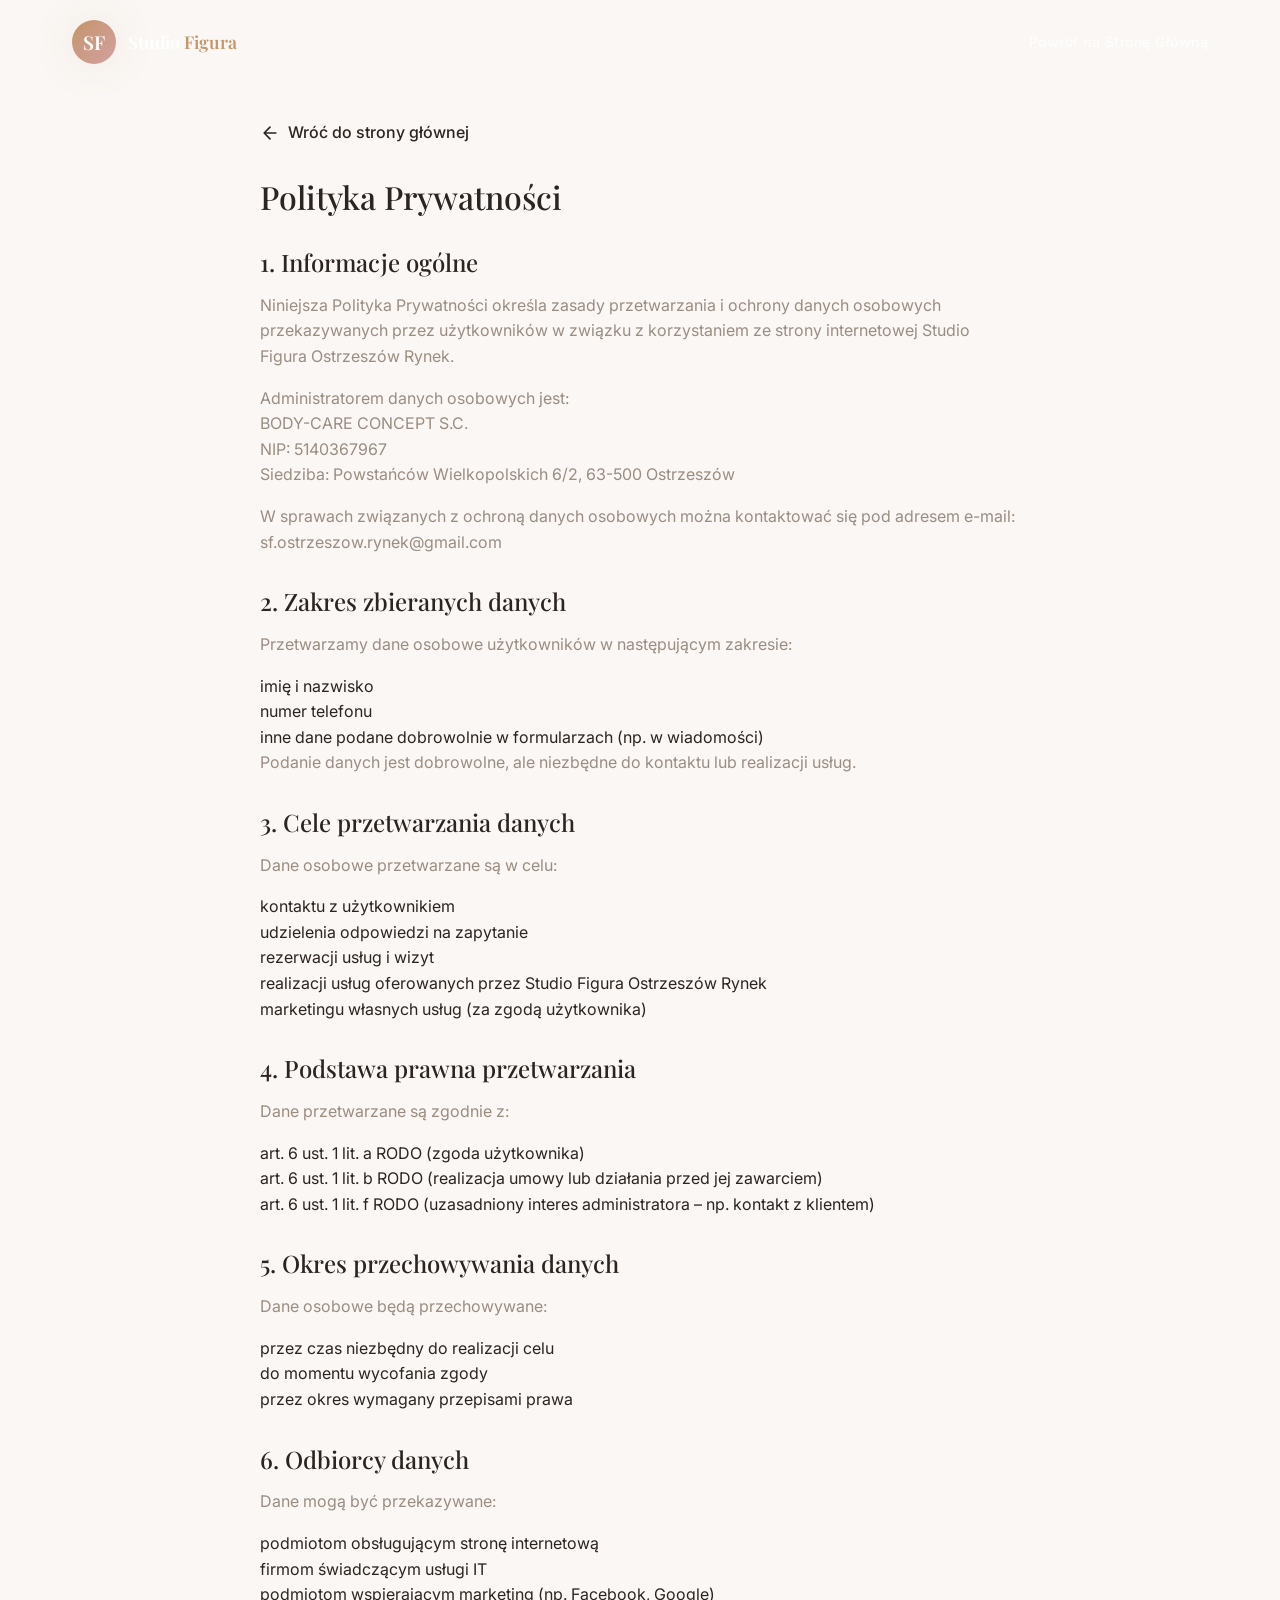
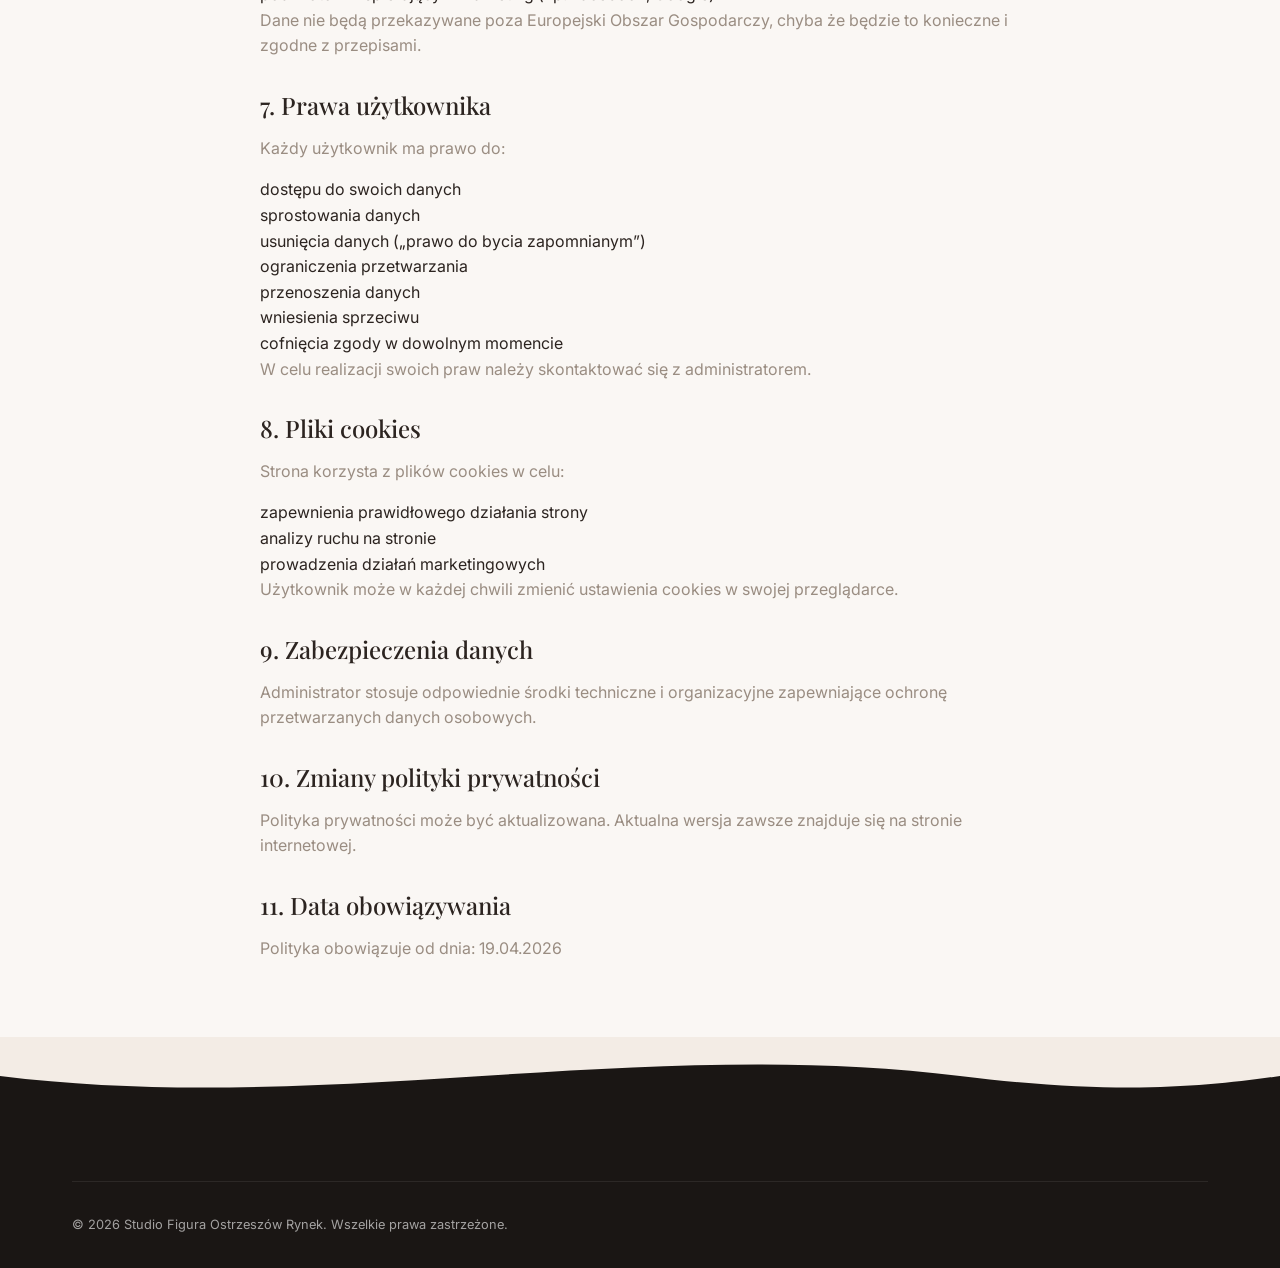
<file: privacy-policy/index.html>
<!DOCTYPE html>
<html lang="pl">
<head>
  <meta charset="UTF-8">
  <meta name="viewport" content="width=device-width, initial-scale=1.0">
  <title>Polityka Prywatności — Studio Figura Ostrzeszów Rynek</title>
  <link rel="stylesheet" href="../styles.css">
  <link rel="icon" href="data:image/svg+xml,<svg xmlns='http://www.w3.org/2000/svg' viewBox='0 0 100 100'><text y='.9em' font-size='90'>✨</text></svg>">
  <style>
    /* Add some basic padding for the standalone text pages */
    .legal-content {
      padding: 120px 20px 60px;
      max-width: 800px;
      margin: 0 auto;
      line-height: 1.6;
    }
    .legal-content h1 {
      margin-bottom: 2rem;
      color: var(--color-text);
      font-family: var(--font-heading);
    }
    .legal-content h2 {
      margin-top: 2rem;
      margin-bottom: 1rem;
      color: var(--color-text);
      font-family: var(--font-heading);
    }
    .legal-content p {
      margin-bottom: 1rem;
      color: var(--color-text-muted);
    }
    .back-link {
      display: inline-flex;
      align-items: center;
      gap: 8px;
      margin-bottom: 2rem;
      color: var(--color-primary);
      text-decoration: none;
      font-weight: 500;
    }
    .back-link:hover {
      text-decoration: underline;
    }
  </style>
</head>
<body>

  <!-- ======== NAVIGATION ======== -->
  <nav class="navbar" id="navbar">
    <div class="container">
      <a href="../index.html" class="nav-logo">
        <div class="nav-logo-icon">SF</div>
        <div class="nav-logo-text">Studio <span>Figura</span></div>
      </a>
      <div class="nav-links">
        <a href="../index.html">Powrót na Stronę Główną</a>
      </div>
    </div>
  </nav>

  <!-- ======== CONTENT ======== -->
  <main class="legal-content">
    <a href="../index.html" class="back-link">
      <svg width="20" height="20" viewBox="0 0 24 24" fill="none" stroke="currentColor" stroke-width="2" stroke-linecap="round" stroke-linejoin="round"><path d="M19 12H5M12 19l-7-7 7-7"/></svg>
      Wróć do strony głównej
    </a>

   <h1>Polityka Prywatności</h1>

<h2>1. Informacje ogólne</h2>
<p>Niniejsza Polityka Prywatności określa zasady przetwarzania i ochrony danych osobowych przekazywanych przez użytkowników w związku z korzystaniem ze strony internetowej Studio Figura Ostrzeszów Rynek.</p>

<p>Administratorem danych osobowych jest:<br>
BODY-CARE CONCEPT S.C.<br>
NIP: 5140367967<br>
Siedziba: Powstańców Wielkopolskich 6/2, 63-500 Ostrzeszów
</p>

<p>W sprawach związanych z ochroną danych osobowych można kontaktować się pod adresem e-mail:<br>
sf.ostrzeszow.rynek@gmail.com
</p>

<h2>2. Zakres zbieranych danych</h2>
<p>Przetwarzamy dane osobowe użytkowników w następującym zakresie:</p>
<ul>
  <li>imię i nazwisko</li>
  <li>numer telefonu</li>
  <li>inne dane podane dobrowolnie w formularzach (np. w wiadomości)</li>
</ul>
<p>Podanie danych jest dobrowolne, ale niezbędne do kontaktu lub realizacji usług.</p>

<h2>3. Cele przetwarzania danych</h2>
<p>Dane osobowe przetwarzane są w celu:</p>
<ul>
  <li>kontaktu z użytkownikiem</li>
  <li>udzielenia odpowiedzi na zapytanie</li>
  <li>rezerwacji usług i wizyt</li>
  <li>realizacji usług oferowanych przez Studio Figura Ostrzeszów Rynek</li>
  <li>marketingu własnych usług (za zgodą użytkownika)</li>
</ul>

<h2>4. Podstawa prawna przetwarzania</h2>
<p>Dane przetwarzane są zgodnie z:</p>
<ul>
  <li>art. 6 ust. 1 lit. a RODO (zgoda użytkownika)</li>
  <li>art. 6 ust. 1 lit. b RODO (realizacja umowy lub działania przed jej zawarciem)</li>
  <li>art. 6 ust. 1 lit. f RODO (uzasadniony interes administratora – np. kontakt z klientem)</li>
</ul>

<h2>5. Okres przechowywania danych</h2>
<p>Dane osobowe będą przechowywane:</p>
<ul>
  <li>przez czas niezbędny do realizacji celu</li>
  <li>do momentu wycofania zgody</li>
  <li>przez okres wymagany przepisami prawa</li>
</ul>

<h2>6. Odbiorcy danych</h2>
<p>Dane mogą być przekazywane:</p>
<ul>
  <li>podmiotom obsługującym stronę internetową</li>
  <li>firmom świadczącym usługi IT</li>
  <li>podmiotom wspierającym marketing (np. Facebook, Google)</li>
</ul>
<p>Dane nie będą przekazywane poza Europejski Obszar Gospodarczy, chyba że będzie to konieczne i zgodne z przepisami.</p>

<h2>7. Prawa użytkownika</h2>
<p>Każdy użytkownik ma prawo do:</p>
<ul>
  <li>dostępu do swoich danych</li>
  <li>sprostowania danych</li>
  <li>usunięcia danych („prawo do bycia zapomnianym”)</li>
  <li>ograniczenia przetwarzania</li>
  <li>przenoszenia danych</li>
  <li>wniesienia sprzeciwu</li>
  <li>cofnięcia zgody w dowolnym momencie</li>
</ul>
<p>W celu realizacji swoich praw należy skontaktować się z administratorem.</p>

<h2>8. Pliki cookies</h2>
<p>Strona korzysta z plików cookies w celu:</p>
<ul>
  <li>zapewnienia prawidłowego działania strony</li>
  <li>analizy ruchu na stronie</li>
  <li>prowadzenia działań marketingowych</li>
</ul>
<p>Użytkownik może w każdej chwili zmienić ustawienia cookies w swojej przeglądarce.</p>

<h2>9. Zabezpieczenia danych</h2>
<p>Administrator stosuje odpowiednie środki techniczne i organizacyjne zapewniające ochronę przetwarzanych danych osobowych.</p>

<h2>10. Zmiany polityki prywatności</h2>
<p>Polityka prywatności może być aktualizowana. Aktualna wersja zawsze znajduje się na stronie internetowej.</p>

<h2>11. Data obowiązywania</h2>
<p>Polityka obowiązuje od dnia: 19.04.2026</p>
  </main>

  <!-- ======== FOOTER WAVE ======== -->
  <div class="footer-wave">
    <svg viewBox="0 0 1440 80" preserveAspectRatio="none">
      <path d="M0,40 C360,80 720,0 1080,40 C1260,60 1360,50 1440,40 L1440,0 L0,0 Z" fill="var(--color-bg-alt)"></path>
    </svg>
  </div>

  <!-- ======== FOOTER ======== -->
  <footer class="footer">
    <div class="container">
      <div class="footer-bottom">
        <p>© 2026 Studio Figura Ostrzeszów Rynek. Wszelkie prawa zastrzeżone.</p>
      </div>
    </div>
  </footer>

</body>
</html>
</file>
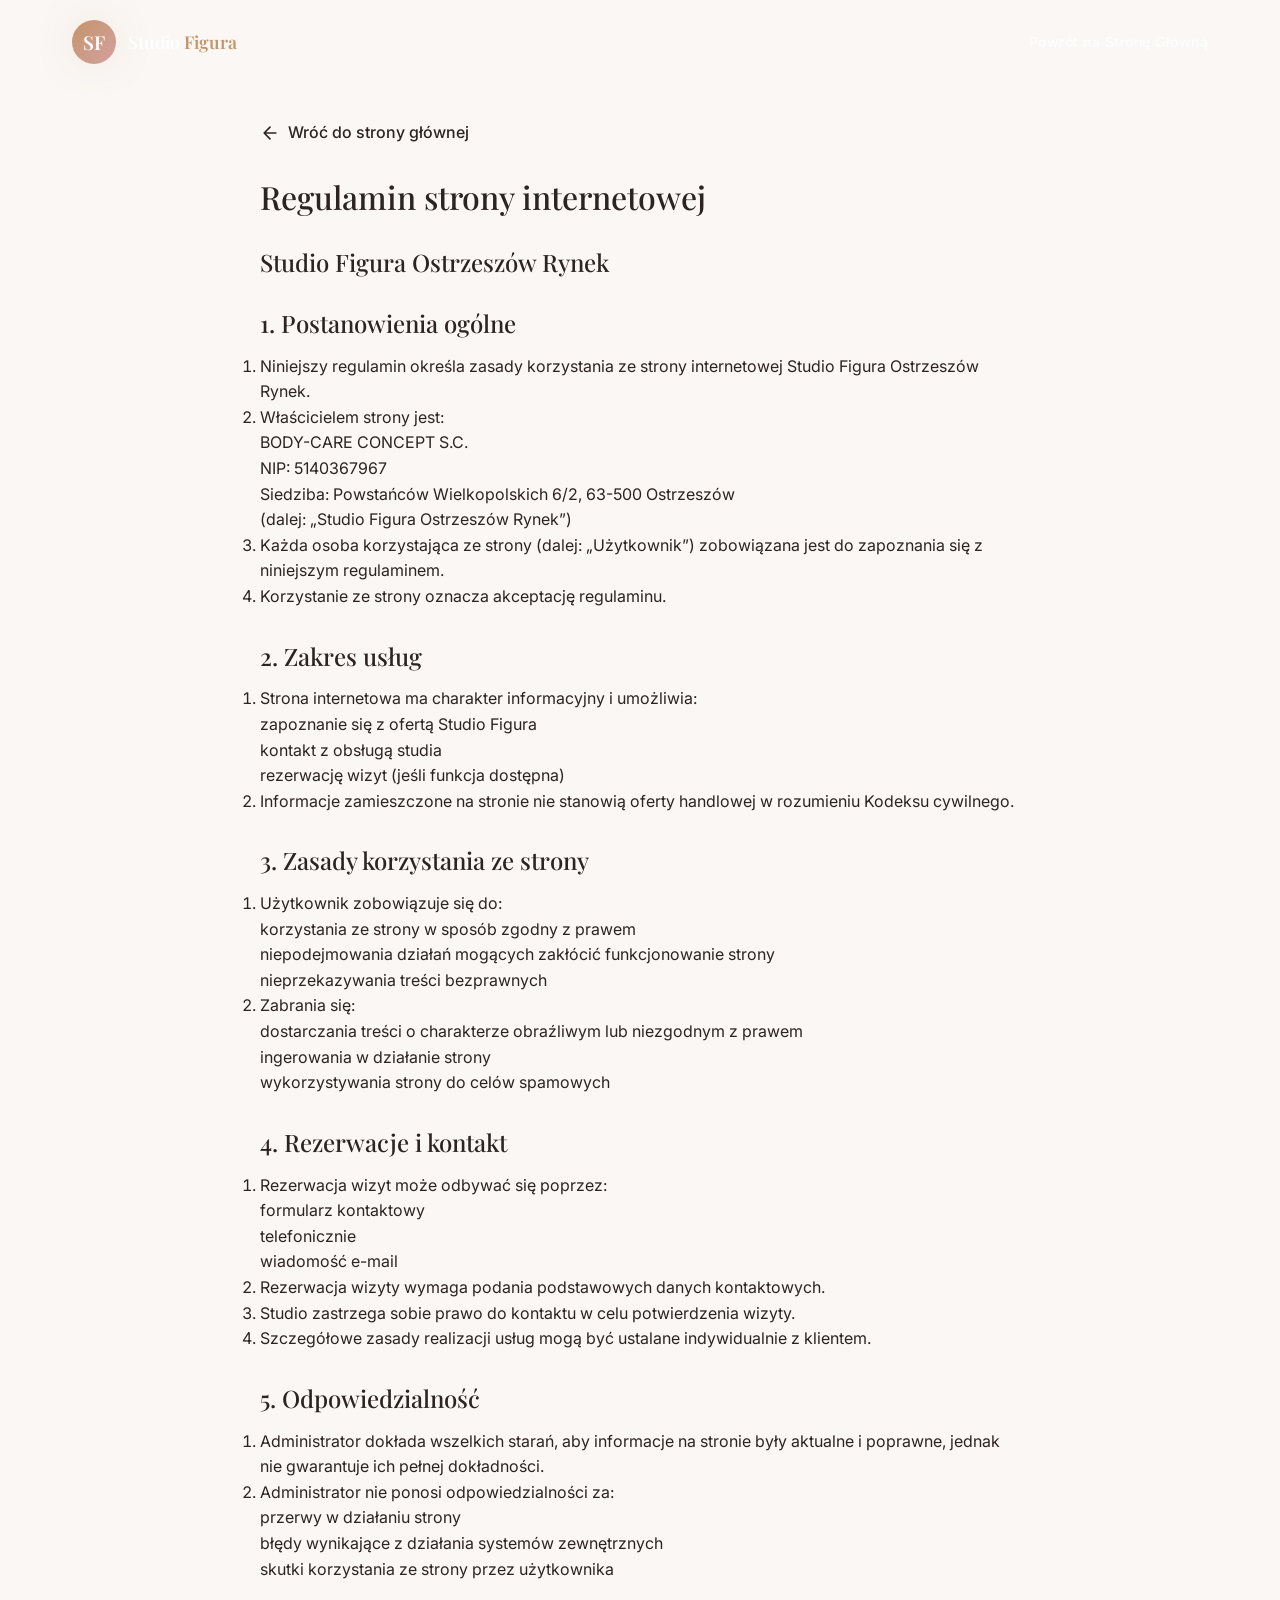
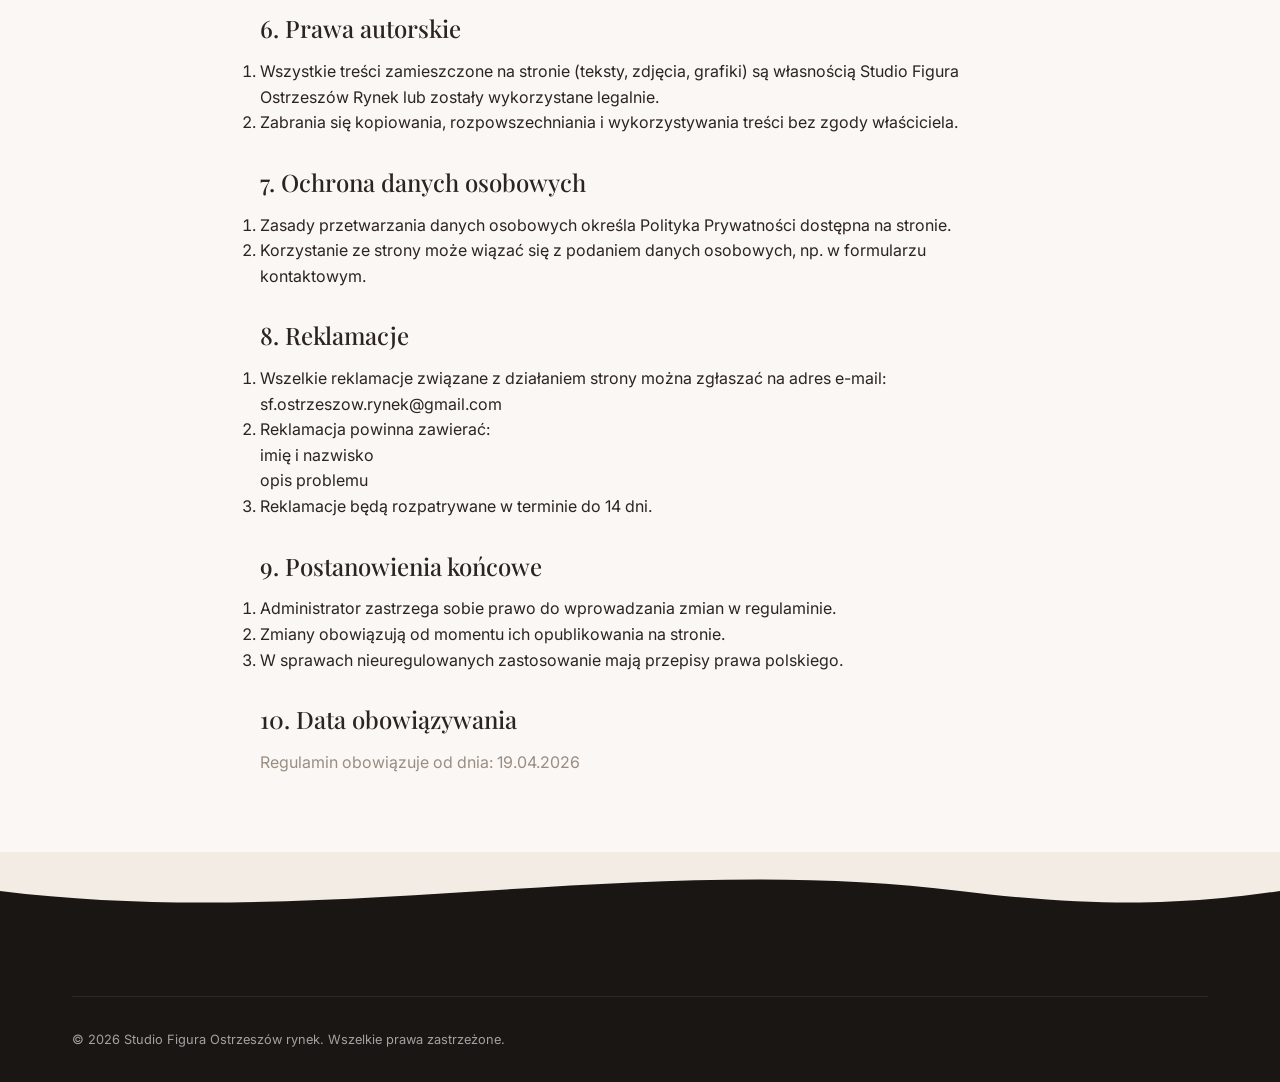
<file: terms-and-conditions/index.html>
<!DOCTYPE html>
<html lang="pl">
<head>
  <meta charset="UTF-8">
  <meta name="viewport" content="width=device-width, initial-scale=1.0">
  <title>Regulamin — Studio Figura Ostrzeszów Rynek</title>
  <link rel="stylesheet" href="../styles.css">
  <link rel="icon" href="data:image/svg+xml,<svg xmlns='http://www.w3.org/2000/svg' viewBox='0 0 100 100'><text y='.9em' font-size='90'>✨</text></svg>">
  <style>
    /* Add some basic padding for the standalone text pages */
    .legal-content {
      padding: 120px 20px 60px;
      max-width: 800px;
      margin: 0 auto;
      line-height: 1.6;
    }
    .legal-content h1 {
      margin-bottom: 2rem;
      color: var(--color-text);
      font-family: var(--font-heading);
    }
    .legal-content h2 {
      margin-top: 2rem;
      margin-bottom: 1rem;
      color: var(--color-text);
      font-family: var(--font-heading);
    }
    .legal-content p {
      margin-bottom: 1rem;
      color: var(--color-text-muted);
    }
    .back-link {
      display: inline-flex;
      align-items: center;
      gap: 8px;
      margin-bottom: 2rem;
      color: var(--color-primary);
      text-decoration: none;
      font-weight: 500;
    }
    .back-link:hover {
      text-decoration: underline;
    }
  </style>
</head>
<body>

  <!-- ======== NAVIGATION ======== -->
  <nav class="navbar" id="navbar">
    <div class="container">
      <a href="../index.html" class="nav-logo">
        <div class="nav-logo-icon">SF</div>
        <div class="nav-logo-text">Studio <span>Figura</span></div>
      </a>
      <div class="nav-links">
        <a href="../index.html">Powrót na Stronę Główną</a>
      </div>
    </div>
  </nav>

  <!-- ======== CONTENT ======== -->
  <main class="legal-content">
    <a href="../index.html" class="back-link">
      <svg width="20" height="20" viewBox="0 0 24 24" fill="none" stroke="currentColor" stroke-width="2" stroke-linecap="round" stroke-linejoin="round"><path d="M19 12H5M12 19l-7-7 7-7"/></svg>
      Wróć do strony głównej
    </a>

   <h1>Regulamin strony internetowej</h1>

<h2>Studio Figura Ostrzeszów Rynek</h2>

<h2>1. Postanowienia ogólne</h2>
<ol>
  <li>Niniejszy regulamin określa zasady korzystania ze strony internetowej Studio Figura Ostrzeszów Rynek.</li>
  <li>Właścicielem strony jest:<br>
      BODY-CARE CONCEPT S.C.<br>
      NIP: 5140367967<br>
      Siedziba: Powstańców Wielkopolskich 6/2, 63-500 Ostrzeszów<br>
      (dalej: „Studio Figura Ostrzeszów Rynek”)
  </li>
  <li>Każda osoba korzystająca ze strony (dalej: „Użytkownik”) zobowiązana jest do zapoznania się z niniejszym regulaminem.</li>
  <li>Korzystanie ze strony oznacza akceptację regulaminu.</li>
</ol>

<h2>2. Zakres usług</h2>
<ol>
  <li>Strona internetowa ma charakter informacyjny i umożliwia:
    <ul>
      <li>zapoznanie się z ofertą Studio Figura</li>
      <li>kontakt z obsługą studia</li>
      <li>rezerwację wizyt (jeśli funkcja dostępna)</li>
    </ul>
  </li>
  <li>Informacje zamieszczone na stronie nie stanowią oferty handlowej w rozumieniu Kodeksu cywilnego.</li>
</ol>

<h2>3. Zasady korzystania ze strony</h2>
<ol>
  <li>Użytkownik zobowiązuje się do:
    <ul>
      <li>korzystania ze strony w sposób zgodny z prawem</li>
      <li>niepodejmowania działań mogących zakłócić funkcjonowanie strony</li>
      <li>nieprzekazywania treści bezprawnych</li>
    </ul>
  </li>
  <li>Zabrania się:
    <ul>
      <li>dostarczania treści o charakterze obraźliwym lub niezgodnym z prawem</li>
      <li>ingerowania w działanie strony</li>
      <li>wykorzystywania strony do celów spamowych</li>
    </ul>
  </li>
</ol>

<h2>4. Rezerwacje i kontakt</h2>
<ol>
  <li>Rezerwacja wizyt może odbywać się poprzez:
    <ul>
      <li>formularz kontaktowy</li>
      <li>telefonicznie</li>
      <li>wiadomość e-mail</li>
    </ul>
  </li>
  <li>Rezerwacja wizyty wymaga podania podstawowych danych kontaktowych.</li>
  <li>Studio zastrzega sobie prawo do kontaktu w celu potwierdzenia wizyty.</li>
  <li>Szczegółowe zasady realizacji usług mogą być ustalane indywidualnie z klientem.</li>
</ol>

<h2>5. Odpowiedzialność</h2>
<ol>
  <li>Administrator dokłada wszelkich starań, aby informacje na stronie były aktualne i poprawne, jednak nie gwarantuje ich pełnej dokładności.</li>
  <li>Administrator nie ponosi odpowiedzialności za:
    <ul>
      <li>przerwy w działaniu strony</li>
      <li>błędy wynikające z działania systemów zewnętrznych</li>
      <li>skutki korzystania ze strony przez użytkownika</li>
    </ul>
  </li>
</ol>

<h2>6. Prawa autorskie</h2>
<ol>
  <li>Wszystkie treści zamieszczone na stronie (teksty, zdjęcia, grafiki) są własnością Studio Figura Ostrzeszów Rynek lub zostały wykorzystane legalnie.</li>
  <li>Zabrania się kopiowania, rozpowszechniania i wykorzystywania treści bez zgody właściciela.</li>
</ol>

<h2>7. Ochrona danych osobowych</h2>
<ol>
  <li>Zasady przetwarzania danych osobowych określa Polityka Prywatności dostępna na stronie.</li>
  <li>Korzystanie ze strony może wiązać się z podaniem danych osobowych, np. w formularzu kontaktowym.</li>
</ol>

<h2>8. Reklamacje</h2>
<ol>
  <li>Wszelkie reklamacje związane z działaniem strony można zgłaszać na adres e-mail: sf.ostrzeszow.rynek@gmail.com</li>
  <li>Reklamacja powinna zawierać:
    <ul>
      <li>imię i nazwisko</li>
      <li>opis problemu</li>
    </ul>
  </li>
  <li>Reklamacje będą rozpatrywane w terminie do 14 dni.</li>
</ol>

<h2>9. Postanowienia końcowe</h2>
<ol>
  <li>Administrator zastrzega sobie prawo do wprowadzania zmian w regulaminie.</li>
  <li>Zmiany obowiązują od momentu ich opublikowania na stronie.</li>
  <li>W sprawach nieuregulowanych zastosowanie mają przepisy prawa polskiego.</li>
</ol>

<h2>10. Data obowiązywania</h2>
<p>Regulamin obowiązuje od dnia: 19.04.2026</p>
  </main>

  <!-- ======== FOOTER WAVE ======== -->
  <div class="footer-wave">
    <svg viewBox="0 0 1440 80" preserveAspectRatio="none">
      <path d="M0,40 C360,80 720,0 1080,40 C1260,60 1360,50 1440,40 L1440,0 L0,0 Z" fill="var(--color-bg-alt)"></path>
    </svg>
  </div>

  <!-- ======== FOOTER ======== -->
  <footer class="footer">
    <div class="container">
      <div class="footer-bottom">
        <p>© 2026 Studio Figura Ostrzeszów rynek. Wszelkie prawa zastrzeżone.</p>
      </div>
    </div>
  </footer>

</body>
</html>
</file>
<file: styles.css>
/* =========================================
   Studio Figura Wola — Premium Design System
   ========================================= */

/* --- Fonts --- */
@import url('https://fonts.googleapis.com/css2?family=Playfair+Display:ital,wght@0,400;0,500;0,600;0,700;1,400;1,500&family=Inter:wght@300;400;500;600;700&display=swap');

/* --- Custom Properties --- */
:root {
  /* Colors */
  --color-bg: #faf7f4;
  --color-bg-alt: #f3ece5;
  --color-surface: #ffffff;
  --color-surface-glass: rgba(255, 255, 255, 0.65);
  --color-text: #2c2420;
  --color-text-light: #6b5e54;
  --color-text-muted: #9a8d82;
  --color-accent: #c4956a;
  --color-accent-light: #dbb99a;
  --color-accent-dark: #a07548;
  --color-rose: #d4a0a0;
  --color-rose-light: #f0d4d4;
  --color-blush: #f5e1d0;
  --color-gold: #c9a96e;
  --color-gold-shimmer: #e8d5a8;
  --color-dark: #1a1614;
  --color-dark-soft: #2c2420;

  /* Gradients */
  --gradient-hero: linear-gradient(135deg, rgba(26, 22, 20, 0.7) 0%, rgba(44, 36, 32, 0.5) 50%, rgba(196, 149, 106, 0.3) 100%);
  --gradient-accent: linear-gradient(135deg, #c4956a, #d4a0a0);
  --gradient-gold: linear-gradient(135deg, #c9a96e, #e8d5a8, #c9a96e);
  --gradient-surface: linear-gradient(180deg, #faf7f4 0%, #f3ece5 100%);

  /* Typography */
  --font-heading: 'Playfair Display', Georgia, serif;
  --font-body: 'Inter', -apple-system, BlinkMacSystemFont, sans-serif;

  /* Spacing */
  --space-xs: 0.5rem;
  --space-sm: 1rem;
  --space-md: 2rem;
  --space-lg: 4rem;
  --space-xl: 6rem;
  --space-2xl: 10rem;

  /* Borders & Radius */
  --radius-sm: 8px;
  --radius-md: 16px;
  --radius-lg: 24px;
  --radius-xl: 40px;
  --radius-full: 50%;

  /* Shadows */
  --shadow-sm: 0 2px 8px rgba(0, 0, 0, 0.04);
  --shadow-md: 0 8px 32px rgba(0, 0, 0, 0.06);
  --shadow-lg: 0 16px 48px rgba(0, 0, 0, 0.08);
  --shadow-xl: 0 24px 64px rgba(0, 0, 0, 0.12);
  --shadow-glow: 0 0 40px rgba(196, 149, 106, 0.15);
  --shadow-glass: 0 8px 32px rgba(0, 0, 0, 0.08), inset 0 1px 0 rgba(255, 255, 255, 0.5);

  /* Transitions */
  --ease-out: cubic-bezier(0.16, 1, 0.3, 1);
  --ease-spring: cubic-bezier(0.34, 1.56, 0.64, 1);
  --transition-fast: 0.2s var(--ease-out);
  --transition-base: 0.4s var(--ease-out);
  --transition-slow: 0.8s var(--ease-out);
  --transition-glacial: 1.2s var(--ease-out);
}

/* --- Reset & Base --- */
*, *::before, *::after {
  margin: 0;
  padding: 0;
  box-sizing: border-box;
}

html {
  scroll-behavior: smooth;
  font-size: 16px;
  -webkit-font-smoothing: antialiased;
  -moz-osx-font-smoothing: grayscale;
}

body {
  font-family: var(--font-body);
  color: var(--color-text);
  background-color: var(--color-bg);
  line-height: 1.7;
  overflow-x: hidden;
}

h1, h2, h3, h4, h5, h6 {
  font-family: var(--font-heading);
  font-weight: 500;
  line-height: 1.2;
}

img {
  max-width: 100%;
  height: auto;
  display: block;
}

a {
  text-decoration: none;
  color: inherit;
  transition: color var(--transition-fast);
}

button {
  font-family: var(--font-body);
  border: none;
  cursor: pointer;
}

ul { list-style: none; }

/* --- Utility Classes --- */
.container {
  max-width: 1200px;
  margin: 0 auto;
  padding: 0 var(--space-md);
}

.section-label {
  display: inline-flex;
  align-items: center;
  gap: 0.75rem;
  font-size: 0.75rem;
  font-weight: 600;
  letter-spacing: 3px;
  text-transform: uppercase;
  color: var(--color-accent);
  margin-bottom: var(--space-sm);
}

.section-label::before {
  content: '';
  width: 40px;
  height: 1px;
  background: var(--gradient-accent);
}

.section-title {
  font-size: clamp(2rem, 5vw, 3.5rem);
  color: var(--color-text);
  margin-bottom: var(--space-sm);
}

.section-subtitle {
  font-size: 1.1rem;
  color: var(--color-text-light);
  max-width: 600px;
  line-height: 1.8;
}

/* --- Animations --- */
@keyframes fadeInUp {
  from { opacity: 0; transform: translateY(40px); }
  to { opacity: 1; transform: translateY(0); }
}

@keyframes fadeInLeft {
  from { opacity: 0; transform: translateX(-40px); }
  to { opacity: 1; transform: translateX(0); }
}

@keyframes fadeInRight {
  from { opacity: 0; transform: translateX(40px); }
  to { opacity: 1; transform: translateX(0); }
}

@keyframes fadeIn {
  from { opacity: 0; }
  to { opacity: 1; }
}

@keyframes scaleIn {
  from { opacity: 0; transform: scale(0.9); }
  to { opacity: 1; transform: scale(1); }
}

@keyframes shimmer {
  0% { background-position: -200% center; }
  100% { background-position: 200% center; }
}

@keyframes float {
  0%, 100% { transform: translateY(0); }
  50% { transform: translateY(-20px); }
}

@keyframes pulse {
  0%, 100% { opacity: 0.4; }
  50% { opacity: 1; }
}

@keyframes slideInNav {
  from { opacity: 0; transform: translateY(-20px); }
  to { opacity: 1; transform: translateY(0); }
}

@keyframes heroText {
  from { opacity: 0; transform: translateY(60px); filter: blur(10px); }
  to { opacity: 1; transform: translateY(0); filter: blur(0); }
}

@keyframes expandLine {
  from { width: 0; }
  to { width: 80px; }
}

@keyframes rotateIn {
  from { opacity: 0; transform: rotate(-10deg) scale(0.9); }
  to { opacity: 1; transform: rotate(0) scale(1); }
}

.anim-hidden {
  opacity: 0;
  transform: translateY(40px);
  transition: opacity 0.8s var(--ease-out), transform 0.8s var(--ease-out);
}

.anim-visible {
  opacity: 1;
  transform: translateY(0);
}

.anim-delay-1 { transition-delay: 0.1s !important; }
.anim-delay-2 { transition-delay: 0.2s !important; }
.anim-delay-3 { transition-delay: 0.3s !important; }
.anim-delay-4 { transition-delay: 0.4s !important; }
.anim-delay-5 { transition-delay: 0.5s !important; }

/* =========================================
   NAVIGATION
   ========================================= */
.navbar {
  position: fixed;
  top: 0;
  left: 0;
  right: 0;
  z-index: 1000;
  padding: 1.25rem 0;
  transition: all var(--transition-base);
  animation: slideInNav 0.8s var(--ease-out);
}

.navbar.scrolled {
  padding: 0.75rem 0;
  background: var(--color-surface-glass);
  backdrop-filter: blur(20px) saturate(180%);
  -webkit-backdrop-filter: blur(20px) saturate(180%);
  border-bottom: 1px solid rgba(196, 149, 106, 0.1);
  box-shadow: var(--shadow-sm);
}

.navbar .container {
  display: flex;
  align-items: center;
  justify-content: space-between;
}

.nav-logo {
  display: flex;
  align-items: center;
  gap: 0.75rem;
  z-index: 10;
}

.nav-logo-icon {
  width: 44px;
  height: 44px;
  border-radius: var(--radius-full);
  background: var(--gradient-accent);
  display: flex;
  align-items: center;
  justify-content: center;
  font-family: var(--font-heading);
  font-size: 1.2rem;
  font-weight: 600;
  color: white;
  box-shadow: var(--shadow-glow);
}

.nav-logo-text {
  font-family: var(--font-heading);
  font-size: 1.1rem;
  font-weight: 600;
  color: var(--color-text);
}

.nav-logo-text span {
  color: var(--color-accent);
}

.navbar:not(.scrolled) .nav-logo-text {
  color: white;
}

.nav-links {
  display: flex;
  align-items: center;
  gap: 2rem;
}

.nav-links a {
  font-size: 0.875rem;
  font-weight: 500;
  letter-spacing: 0.5px;
  color: var(--color-text-light);
  position: relative;
  padding: 0.25rem 0;
}

.navbar:not(.scrolled) .nav-links a {
  color: rgba(255, 255, 255, 0.85);
}

.nav-links a::after {
  content: '';
  position: absolute;
  bottom: -2px;
  left: 0;
  width: 0;
  height: 2px;
  background: var(--gradient-accent);
  border-radius: 2px;
  transition: width var(--transition-base);
}

.nav-links a:hover::after,
.nav-links a.active::after {
  width: 100%;
}

.nav-links a:hover {
  color: var(--color-accent);
}

.navbar:not(.scrolled) .nav-links a:hover {
  color: white;
}

.nav-cta {
  padding: 0.75rem 1.75rem !important;
  background: var(--gradient-accent) !important;
  color: white !important;
  border-radius: var(--radius-xl) !important;
  font-weight: 600 !important;
  letter-spacing: 0.5px !important;
  box-shadow: 0 4px 16px rgba(196, 149, 106, 0.3);
  transition: all var(--transition-base) !important;
}

.nav-cta::after {
  display: none !important;
}

.nav-cta:hover {
  transform: translateY(-2px);
  box-shadow: 0 8px 24px rgba(196, 149, 106, 0.4) !important;
}

/* Hamburger */
.nav-hamburger {
  display: none;
  flex-direction: column;
  gap: 5px;
  background: none;
  padding: 0.5rem;
  z-index: 10;
}

.nav-hamburger span {
  width: 24px;
  height: 2px;
  background: var(--color-text);
  border-radius: 2px;
  transition: all var(--transition-base);
}

.navbar:not(.scrolled) .nav-hamburger span {
  background: white;
}

.nav-hamburger.active span:nth-child(1) {
  transform: rotate(45deg) translate(5px, 5px);
}

.nav-hamburger.active span:nth-child(2) {
  opacity: 0;
}

.nav-hamburger.active span:nth-child(3) {
  transform: rotate(-45deg) translate(5px, -5px);
}

/* Mobile overlay */
.nav-mobile-overlay {
  display: none;
  position: fixed;
  inset: 0;
  background: rgba(26, 22, 20, 0.95);
  backdrop-filter: blur(20px);
  z-index: 5;
  flex-direction: column;
  align-items: center;
  justify-content: center;
  gap: 2rem;
  opacity: 0;
  transition: opacity var(--transition-base);
}

.nav-mobile-overlay.active {
  display: flex;
  opacity: 1;
}

.nav-mobile-overlay a {
  font-family: var(--font-heading);
  font-size: 1.75rem;
  color: rgba(255, 255, 255, 0.8);
  transition: all var(--transition-base);
}

.nav-mobile-overlay a:hover {
  color: var(--color-accent-light);
  transform: translateX(10px);
}

/* =========================================
   HERO SECTION
   ========================================= */
.hero {
  position: relative;
  min-height: 100vh;
  display: flex;
  align-items: center;
  justify-content: center;
  overflow: hidden;
}

.hero-bg {
  position: absolute;
  inset: 0;
  z-index: 0;
}

.hero-bg img {
  width: 100%;
  height: 100%;
  object-fit: cover;
  transform: scale(1.1);
  transition: transform 8s linear;
}

.hero:hover .hero-bg img {
  transform: scale(1);
}

.hero-overlay {
  position: absolute;
  inset: 0;
  background: var(--gradient-hero);
  z-index: 1;
}

.hero-particles {
  position: absolute;
  inset: 0;
  z-index: 2;
  pointer-events: none;
}

.hero-particle {
  position: absolute;
  width: 4px;
  height: 4px;
  background: rgba(201, 169, 110, 0.4);
  border-radius: 50%;
  animation: float 6s ease-in-out infinite;
}

.hero-content {
  position: relative;
  z-index: 3;
  text-align: center;
  max-width: 900px;
  padding: 0 var(--space-md);
}

.hero-badge {
  display: inline-flex;
  align-items: center;
  gap: 0.5rem;
  padding: 0.5rem 1.25rem;
  background: rgba(255, 255, 255, 0.1);
  backdrop-filter: blur(10px);
  border: 1px solid rgba(255, 255, 255, 0.15);
  border-radius: var(--radius-xl);
  font-size: 0.75rem;
  font-weight: 600;
  letter-spacing: 2px;
  text-transform: uppercase;
  color: var(--color-gold-shimmer);
  margin-bottom: var(--space-md);
  animation: heroText 1s var(--ease-out) 0.2s both;
}

.hero-badge-dot {
  width: 6px;
  height: 6px;
  background: var(--color-gold);
  border-radius: 50%;
  animation: pulse 2s ease-in-out infinite;
}

.hero-title {
  font-size: clamp(2.5rem, 7vw, 5.5rem);
  color: white;
  margin-bottom: var(--space-sm);
  animation: heroText 1s var(--ease-out) 0.4s both;
  line-height: 1.1;
}

.hero-title em {
  font-style: italic;
  color: var(--color-gold-shimmer);
  position: relative;
}

.hero-title em::after {
  content: '';
  position: absolute;
  bottom: 5px;
  left: 0;
  right: 0;
  height: 2px;
  background: var(--gradient-gold);
  animation: expandLine 1s var(--ease-out) 1.5s both;
}

.hero-description {
  font-size: 1.15rem;
  color: rgba(255, 255, 255, 0.7);
  max-width: 600px;
  margin: 0 auto var(--space-lg);
  line-height: 1.8;
  animation: heroText 1s var(--ease-out) 0.6s both;
}

.hero-actions {
  display: flex;
  align-items: center;
  justify-content: center;
  gap: 1.5rem;
  flex-wrap: wrap;
  animation: heroText 1s var(--ease-out) 0.8s both;
}

.btn-primary {
  display: inline-flex;
  align-items: center;
  gap: 0.75rem;
  padding: 1rem 2.5rem;
  background: var(--gradient-accent);
  color: white;
  border-radius: var(--radius-xl);
  font-weight: 600;
  font-size: 0.95rem;
  letter-spacing: 0.5px;
  box-shadow: 0 8px 32px rgba(196, 149, 106, 0.35);
  transition: all var(--transition-base);
  position: relative;
  overflow: hidden;
}

.btn-primary::before {
  content: '';
  position: absolute;
  inset: 0;
  background: linear-gradient(90deg, transparent, rgba(255, 255, 255, 0.2), transparent);
  transform: translateX(-100%);
  transition: transform 0.6s;
}

.btn-primary:hover::before {
  transform: translateX(100%);
}

.btn-primary:hover {
  transform: translateY(-3px);
  box-shadow: 0 12px 40px rgba(196, 149, 106, 0.45);
}

.btn-outline {
  display: inline-flex;
  align-items: center;
  gap: 0.75rem;
  padding: 1rem 2.5rem;
  background: transparent;
  color: white;
  border: 1.5px solid rgba(255, 255, 255, 0.3);
  border-radius: var(--radius-xl);
  font-weight: 500;
  font-size: 0.95rem;
  letter-spacing: 0.5px;
  transition: all var(--transition-base);
  backdrop-filter: blur(5px);
}

.btn-outline:hover {
  background: rgba(255, 255, 255, 0.1);
  border-color: rgba(255, 255, 255, 0.5);
  transform: translateY(-3px);
}

.hero-scroll-indicator {
  position: absolute;
  bottom: 2rem;
  left: 50%;
  transform: translateX(-50%);
  z-index: 3;
  display: flex;
  flex-direction: column;
  align-items: center;
  gap: 0.5rem;
  animation: heroText 1s var(--ease-out) 1.2s both;
}

.hero-scroll-indicator span {
  font-size: 0.7rem;
  letter-spacing: 2px;
  text-transform: uppercase;
  color: rgba(255, 255, 255, 0.4);
}

.scroll-line {
  width: 1px;
  height: 40px;
  background: linear-gradient(180deg, rgba(255, 255, 255, 0.4), transparent);
  position: relative;
}

.scroll-line::after {
  content: '';
  position: absolute;
  top: 0;
  left: 0;
  width: 100%;
  height: 10px;
  background: var(--color-gold);
  border-radius: 2px;
  animation: scrollDown 2s ease-in-out infinite;
}

@keyframes scrollDown {
  0% { top: 0; opacity: 1; }
  100% { top: 100%; opacity: 0; }
}

/* =========================================
   ABOUT SECTION
   ========================================= */
.about {
  padding: var(--space-2xl) 0;
  position: relative;
  overflow: hidden;
}

.about-grid {
  display: grid;
  grid-template-columns: 1fr 1fr;
  gap: var(--space-xl);
  align-items: center;
}

.about-image-wrapper {
  position: relative;
}

.about-image {
  border-radius: var(--radius-lg);
  overflow: hidden;
  box-shadow: var(--shadow-xl);
  position: relative;
}

.about-image img {
  width: 100%;
  height: 500px;
  object-fit: cover;
  transition: transform var(--transition-slow);
}

.about-image:hover img {
  transform: scale(1.05);
}

.about-image-accent {
  position: absolute;
  top: -20px;
  right: -20px;
  width: 200px;
  height: 200px;
  border: 2px solid var(--color-accent-light);
  border-radius: var(--radius-lg);
  z-index: -1;
  opacity: 0.5;
}

.about-float-card {
  position: absolute;
  bottom: -30px;
  right: -30px;
  background: var(--color-surface-glass);
  backdrop-filter: blur(20px);
  border: 1px solid rgba(196, 149, 106, 0.15);
  border-radius: var(--radius-md);
  padding: 1.5rem 2rem;
  box-shadow: var(--shadow-glass);
  animation: float 6s ease-in-out infinite;
}

.about-float-card .stat-number {
  font-family: var(--font-heading);
  font-size: 2.5rem;
  font-weight: 700;
  background: var(--gradient-accent);
  -webkit-background-clip: text;
  -webkit-text-fill-color: transparent;
  background-clip: text;
}

.about-float-card .stat-label {
  font-size: 0.8rem;
  color: var(--color-text-light);
  letter-spacing: 1px;
  text-transform: uppercase;
}

.about-content {
  padding-left: var(--space-md);
}

.about-text {
  font-size: 1.05rem;
  color: var(--color-text-light);
  margin-bottom: var(--space-md);
  line-height: 1.9;
}

.about-features {
  display: grid;
  grid-template-columns: 1fr 1fr;
  gap: var(--space-sm);
  margin-bottom: var(--space-md);
}

.about-feature {
  display: flex;
  align-items: center;
  gap: 0.75rem;
  padding: 0.75rem;
  border-radius: var(--radius-sm);
  transition: background var(--transition-fast);
}

.about-feature:hover {
  background: var(--color-bg-alt);
}

.about-feature-icon {
  width: 40px;
  height: 40px;
  border-radius: var(--radius-sm);
  background: var(--color-blush);
  display: flex;
  align-items: center;
  justify-content: center;
  font-size: 1.2rem;
  flex-shrink: 0;
}

.about-feature-text {
  font-size: 0.9rem;
  font-weight: 500;
  color: var(--color-text);
}

/* =========================================
   SERVICES / ZONES SECTION
   ========================================= */
.services {
  padding: var(--space-2xl) 0;
  background: var(--gradient-surface);
  position: relative;
}

.services-header {
  text-align: center;
  margin-bottom: var(--space-xl);
}

.services-grid {
  display: grid;
  grid-template-columns: repeat(3, 1fr);
  gap: var(--space-md);
}

.service-card {
  position: relative;
  border-radius: var(--radius-lg);
  overflow: hidden;
  background: var(--color-surface);
  box-shadow: var(--shadow-md);
  transition: all var(--transition-base);
  cursor: pointer;
}

.service-card:hover {
  transform: translateY(-12px);
  box-shadow: var(--shadow-xl);
}

.service-card-image {
  position: relative;
  height: 300px;
  overflow: hidden;
}

.service-card-image img {
  width: 100%;
  height: 100%;
  object-fit: cover;
  transition: transform var(--transition-slow);
}

.service-card:hover .service-card-image img {
  transform: scale(1.1);
}

.service-card-image::after {
  content: '';
  position: absolute;
  inset: 0;
  background: linear-gradient(180deg, transparent 50%, rgba(26, 22, 20, 0.6));
  transition: opacity var(--transition-base);
}

.service-card-badge {
  position: absolute;
  top: 1rem;
  right: 1rem;
  padding: 0.4rem 1rem;
  background: var(--color-surface-glass);
  backdrop-filter: blur(10px);
  border-radius: var(--radius-xl);
  font-size: 0.7rem;
  font-weight: 600;
  letter-spacing: 1px;
  text-transform: uppercase;
  color: var(--color-accent);
  z-index: 2;
  border: 1px solid rgba(196, 149, 106, 0.15);
}

.service-card-content {
  padding: 2rem;
}

.service-card-title {
  font-size: 1.5rem;
  margin-bottom: 0.75rem;
  color: var(--color-text);
}

.service-card-description {
  font-size: 0.9rem;
  color: var(--color-text-light);
  line-height: 1.7;
  margin-bottom: 1.5rem;
}

.service-card-link {
  display: inline-flex;
  align-items: center;
  gap: 0.5rem;
  font-size: 0.85rem;
  font-weight: 600;
  color: var(--color-accent);
  letter-spacing: 0.5px;
  transition: gap var(--transition-base);
}

.service-card-link:hover {
  gap: 1rem;
}

.service-card-link svg {
  width: 16px;
  height: 16px;
  transition: transform var(--transition-base);
}

.service-card:hover .service-card-link svg {
  transform: translateX(4px);
}

/* =========================================
   PROMOTIONS SECTION
   ========================================= */
.promotions {
  padding: var(--space-2xl) 0;
  position: relative;
  overflow: hidden;
}

.promotions-bg {
  position: absolute;
  top: 0;
  left: 0;
  right: 0;
  bottom: 0;
  opacity: 0.05;
  z-index: 0;
}

.promotions-bg img {
  width: 100%;
  height: 100%;
  object-fit: cover;
}

.promotions .container {
  position: relative;
  z-index: 1;
}

.promo-card {
  background: var(--color-surface);
  border-radius: var(--radius-lg);
  padding: var(--space-lg);
  display: grid;
  grid-template-columns: 1fr 1.5fr;
  gap: var(--space-lg);
  align-items: center;
  box-shadow: var(--shadow-lg);
  border: 1px solid rgba(196, 149, 106, 0.08);
  position: relative;
  overflow: hidden;
}

.promo-card::before {
  content: '';
  position: absolute;
  top: 0;
  left: 0;
  right: 0;
  height: 4px;
  background: var(--gradient-accent);
}

.promo-visual {
  position: relative;
  text-align: center;
}

.promo-price-circle {
  width: 250px;
  height: 250px;
  border-radius: 50%;
  background: var(--gradient-accent);
  display: flex;
  flex-direction: column;
  align-items: center;
  justify-content: center;
  margin: 0 auto;
  box-shadow: 0 16px 48px rgba(196, 149, 106, 0.25);
  position: relative;
  animation: float 6s ease-in-out infinite;
}

.promo-price-circle::before {
  content: '';
  position: absolute;
  inset: -8px;
  border-radius: 50%;
  border: 2px dashed var(--color-accent-light);
  opacity: 0.4;
  animation: spin 20s linear infinite;
}

@keyframes spin {
  100% { transform: rotate(360deg); }
}

.promo-price-count {
  font-family: var(--font-heading);
  font-size: 1.5rem;
  color: rgba(255, 255, 255, 0.9);
  font-weight: 500;
}

.promo-price-amount {
  font-family: var(--font-heading);
  font-size: 3.5rem;
  color: white;
  font-weight: 700;
  line-height: 1;
}

.promo-price-currency {
  font-size: 1rem;
  color: rgba(255, 255, 255, 0.8);
  font-weight: 500;
  letter-spacing: 1px;
}

.promo-content h3 {
  font-size: 2rem;
  margin-bottom: var(--space-sm);
}

.promo-content p {
  color: var(--color-text-light);
  line-height: 1.8;
  margin-bottom: var(--space-md);
}

.promo-features {
  display: flex;
  flex-direction: column;
  gap: 0.75rem;
  margin-bottom: var(--space-md);
}

.promo-feature {
  display: flex;
  align-items: center;
  gap: 0.75rem;
  font-size: 0.95rem;
  color: var(--color-text);
}

.promo-feature-check {
  width: 24px;
  height: 24px;
  border-radius: 50%;
  background: var(--color-blush);
  display: flex;
  align-items: center;
  justify-content: center;
  font-size: 0.75rem;
  color: var(--color-accent-dark);
  flex-shrink: 0;
}

.btn-dark {
  display: inline-flex;
  align-items: center;
  gap: 0.75rem;
  padding: 1rem 2.5rem;
  background: var(--color-dark);
  color: white;
  border-radius: var(--radius-xl);
  font-weight: 600;
  font-size: 0.95rem;
  letter-spacing: 0.5px;
  transition: all var(--transition-base);
  position: relative;
  overflow: hidden;
}

.btn-dark::before {
  content: '';
  position: absolute;
  inset: 0;
  background: var(--gradient-accent);
  opacity: 0;
  transition: opacity var(--transition-base);
}

.btn-dark:hover::before {
  opacity: 1;
}

.btn-dark span {
  position: relative;
  z-index: 1;
}

.btn-dark:hover {
  transform: translateY(-3px);
  box-shadow: 0 12px 40px rgba(26, 22, 20, 0.25);
}

/* =========================================
   REVIEWS SECTION
   ========================================= */
.reviews {
  padding: var(--space-2xl) 0;
  background: var(--color-dark);
  position: relative;
  overflow: hidden;
}

.reviews::before {
  content: '';
  position: absolute;
  top: 0;
  left: 0;
  right: 0;
  height: 1px;
  background: linear-gradient(90deg, transparent, var(--color-accent), transparent);
}

.reviews-header {
  text-align: center;
  margin-bottom: var(--space-xl);
}

.reviews-header .section-label {
  color: var(--color-gold-shimmer);
}

.reviews-header .section-title {
  color: white;
}

.reviews-header .section-subtitle {
  color: rgba(255, 255, 255, 0.5);
}

.reviews-track {
  display: flex;
  gap: var(--space-md);
  overflow: hidden;
  position: relative;
  padding: var(--space-sm) 0;
}

.reviews-slider {
  display: flex;
  gap: var(--space-md);
  animation: scrollReviews 40s linear infinite;
}

@keyframes scrollReviews {
  0% { transform: translateX(0); }
  100% { transform: translateX(-50%); }
}

.reviews-slider:hover {
  animation-play-state: paused;
}

.review-card {
  flex-shrink: 0;
  width: 380px;
  padding: 2rem;
  background: rgba(255, 255, 255, 0.05);
  backdrop-filter: blur(10px);
  border: 1px solid rgba(255, 255, 255, 0.08);
  border-radius: var(--radius-md);
  transition: all var(--transition-base);
}

.review-card:hover {
  background: rgba(255, 255, 255, 0.08);
  border-color: rgba(196, 149, 106, 0.2);
  transform: translateY(-4px);
}

.review-stars {
  display: flex;
  gap: 4px;
  margin-bottom: 1rem;
}

.review-star {
  color: var(--color-gold);
  font-size: 0.9rem;
}

.review-text {
  font-size: 0.95rem;
  color: rgba(255, 255, 255, 0.7);
  line-height: 1.8;
  margin-bottom: 1.5rem;
  font-style: italic;
}

.review-text::before {
  content: '"';
  font-family: var(--font-heading);
  font-size: 3rem;
  color: var(--color-accent);
  opacity: 0.3;
  line-height: 0;
  display: block;
  margin-bottom: 0.5rem;
}

.review-author {
  display: flex;
  align-items: center;
  gap: 1rem;
}

.review-avatar {
  width: 48px;
  height: 48px;
  border-radius: 50%;
  background: var(--gradient-accent);
  display: flex;
  align-items: center;
  justify-content: center;
  font-family: var(--font-heading);
  font-size: 1.1rem;
  color: white;
  font-weight: 600;
}

.review-author-info {
  display: flex;
  flex-direction: column;
}

.review-name {
  font-weight: 600;
  color: rgba(255, 255, 255, 0.9);
  font-size: 0.9rem;
}

.review-date {
  font-size: 0.75rem;
  color: rgba(255, 255, 255, 0.35);
}

.review-source {
  margin-left: auto;
  font-size: 0.7rem;
  color: rgba(255, 255, 255, 0.3);
  display: flex;
  align-items: center;
  gap: 0.35rem;
}

.review-source svg {
  width: 14px;
  height: 14px;
  opacity: 0.5;
}

/* Reviews CTA */
.reviews-cta {
  display: flex;
  align-items: center;
  justify-content: center;
  gap: 1.5rem;
  margin-top: var(--space-lg);
  flex-wrap: wrap;
}

.reviews-cta a {
  display: inline-flex;
  align-items: center;
  gap: 0.5rem;
  padding: 0.75rem 1.5rem;
  border: 1px solid rgba(255, 255, 255, 0.15);
  border-radius: var(--radius-xl);
  color: rgba(255, 255, 255, 0.6);
  font-size: 0.85rem;
  font-weight: 500;
  transition: all var(--transition-base);
}

.reviews-cta a:hover {
  border-color: var(--color-accent);
  color: var(--color-accent-light);
  background: rgba(196, 149, 106, 0.1);
}

/* =========================================
   GALLERY SECTION
   ========================================= */
.gallery {
  padding: var(--space-2xl) 0;
  position: relative;
}

.gallery-header {
  text-align: center;
  margin-bottom: var(--space-xl);
}

.gallery-grid {
  display: grid;
  grid-template-columns: repeat(3, 1fr);
  grid-template-rows: repeat(2, 280px);
  gap: var(--space-sm);
}

.gallery-item {
  position: relative;
  border-radius: var(--radius-md);
  overflow: hidden;
  cursor: pointer;
}

.gallery-item:nth-child(1) {
  grid-row: span 2;
}

.gallery-item img {
  width: 100%;
  height: 100%;
  object-fit: cover;
  transition: transform var(--transition-slow);
}

.gallery-item:hover img {
  transform: scale(1.08);
}

.gallery-item-overlay {
  position: absolute;
  inset: 0;
  background: linear-gradient(180deg, transparent 40%, rgba(26, 22, 20, 0.7));
  opacity: 0;
  transition: opacity var(--transition-base);
  display: flex;
  align-items: flex-end;
  padding: 1.5rem;
}

.gallery-item:hover .gallery-item-overlay {
  opacity: 1;
}

.gallery-item-title {
  color: white;
  font-family: var(--font-heading);
  font-size: 1.1rem;
  transform: translateY(10px);
  transition: transform var(--transition-base);
}

.gallery-item:hover .gallery-item-title {
  transform: translateY(0);
}

/* =========================================
   CONTACT / CTA SECTION
   ========================================= */
.contact {
  padding: var(--space-2xl) 0;
  background: var(--gradient-surface);
  position: relative;
}

.contact-grid {
  display: grid;
  grid-template-columns: 1fr 1.2fr;
  gap: var(--space-xl);
  align-items: start;
}

.contact-info {
  padding-top: var(--space-md);
}

.contact-info h3 {
  font-size: 1.5rem;
  margin-bottom: var(--space-md);
  color: var(--color-text);
}

.contact-details {
  display: flex;
  flex-direction: column;
  gap: 1.5rem;
  margin-bottom: var(--space-md);
}

.contact-detail {
  display: flex;
  align-items: flex-start;
  gap: 1rem;
}

.contact-detail-icon {
  width: 48px;
  height: 48px;
  border-radius: var(--radius-sm);
  background: var(--color-blush);
  display: flex;
  align-items: center;
  justify-content: center;
  font-size: 1.2rem;
  flex-shrink: 0;
}

.contact-detail-text {
  display: flex;
  flex-direction: column;
}

.contact-detail-label {
  font-size: 0.75rem;
  font-weight: 600;
  letter-spacing: 1px;
  text-transform: uppercase;
  color: var(--color-text-muted);
  margin-bottom: 0.25rem;
}

.contact-detail-value {
  font-size: 1rem;
  color: var(--color-text);
  font-weight: 500;
}

.contact-social {
  display: flex;
  gap: 0.75rem;
}

.contact-social a {
  width: 48px;
  height: 48px;
  border-radius: var(--radius-sm);
  background: var(--color-bg);
  display: flex;
  align-items: center;
  justify-content: center;
  font-size: 1.2rem;
  transition: all var(--transition-base);
  border: 1px solid transparent;
}

.contact-social a:hover {
  background: var(--color-blush);
  border-color: var(--color-accent-light);
  transform: translateY(-3px);
}

.contact-form-wrapper {
  background: var(--color-surface);
  border-radius: var(--radius-lg);
  padding: var(--space-lg);
  box-shadow: var(--shadow-lg);
  border: 1px solid rgba(196, 149, 106, 0.08);
}

.contact-form-wrapper h3 {
  font-size: 1.5rem;
  margin-bottom: 0.5rem;
}

.contact-form-wrapper p {
  color: var(--color-text-light);
  font-size: 0.9rem;
  margin-bottom: var(--space-md);
}

.form-group {
  margin-bottom: 1.25rem;
}

.form-label {
  display: block;
  font-size: 0.8rem;
  font-weight: 600;
  letter-spacing: 0.5px;
  text-transform: uppercase;
  color: var(--color-text-muted);
  margin-bottom: 0.5rem;
}

.form-input,
.form-select,
.form-textarea {
  width: 100%;
  padding: 0.875rem 1.25rem;
  border: 1.5px solid var(--color-bg-alt);
  border-radius: var(--radius-sm);
  font-family: var(--font-body);
  font-size: 0.95rem;
  color: var(--color-text);
  background: var(--color-bg);
  transition: all var(--transition-fast);
  outline: none;
}

.form-input:focus,
.form-select:focus,
.form-textarea:focus {
  border-color: var(--color-accent);
  box-shadow: 0 0 0 4px rgba(196, 149, 106, 0.1);
}

.form-input::placeholder,
.form-textarea::placeholder {
  color: var(--color-text-muted);
}

.form-textarea {
  min-height: 120px;
  resize: vertical;
}

.form-row {
  display: grid;
  grid-template-columns: 1fr 1fr;
  gap: 1rem;
}

.form-checkbox {
  display: flex;
  align-items: flex-start;
  gap: 0.75rem;
  margin-bottom: var(--space-md);
}

.form-checkbox input[type="checkbox"] {
  width: 18px;
  height: 18px;
  accent-color: var(--color-accent);
  margin-top: 2px;
  flex-shrink: 0;
}

.form-checkbox label {
  font-size: 0.8rem;
  color: var(--color-text-light);
  line-height: 1.5;
}

.form-checkbox label a {
  color: var(--color-accent);
  text-decoration: underline;
}

.btn-submit {
  width: 100%;
  padding: 1rem;
  background: var(--gradient-accent);
  color: white;
  border-radius: var(--radius-sm);
  font-weight: 600;
  font-size: 1rem;
  letter-spacing: 0.5px;
  transition: all var(--transition-base);
  box-shadow: 0 8px 24px rgba(196, 149, 106, 0.25);
}

.btn-submit:hover {
  transform: translateY(-2px);
  box-shadow: 0 12px 32px rgba(196, 149, 106, 0.35);
}

/* =========================================
   FOOTER
   ========================================= */
.footer-wave {
  position: relative;
  height: 80px;
  background: var(--color-dark);
  overflow: hidden;
}

.footer-wave svg {
  position: absolute;
  top: -1px;
  left: 0;
  width: 100%;
  height: 80px;
}

.footer {
  background: var(--color-dark);
  color: rgba(255, 255, 255, 0.6);
  padding: var(--space-lg) 0 var(--space-md);
}

.footer-grid {
  display: grid;
  grid-template-columns: 2fr 1fr 1fr 1.5fr;
  gap: var(--space-lg);
  margin-bottom: var(--space-lg);
}

.footer-brand .nav-logo {
  margin-bottom: var(--space-sm);
}

.footer-brand .nav-logo-text {
  color: white;
}

.footer-brand p {
  font-size: 0.9rem;
  line-height: 1.7;
  max-width: 300px;
}

.footer-heading {
  font-family: var(--font-heading);
  font-size: 1rem;
  color: white;
  margin-bottom: 1.25rem;
  font-weight: 600;
}

.footer-links {
  display: flex;
  flex-direction: column;
  gap: 0.75rem;
}

.footer-links a {
  font-size: 0.875rem;
  transition: all var(--transition-fast);
}

.footer-links a:hover {
  color: var(--color-accent-light);
  transform: translateX(4px);
}

.footer-hours {
  display: flex;
  flex-direction: column;
  gap: 0.5rem;
}

.footer-hour {
  display: flex;
  justify-content: space-between;
  font-size: 0.85rem;
}

.footer-hour span:first-child {
  color: rgba(255, 255, 255, 0.4);
}

.footer-bottom {
  border-top: 1px solid rgba(255, 255, 255, 0.08);
  padding-top: var(--space-md);
  display: flex;
  align-items: center;
  justify-content: space-between;
  flex-wrap: wrap;
  gap: 1rem;
}

.footer-bottom p {
  font-size: 0.8rem;
}

.footer-bottom-links {
  display: flex;
  gap: 1.5rem;
}

.footer-bottom-links a {
  font-size: 0.8rem;
  transition: color var(--transition-fast);
}

.footer-bottom-links a:hover {
  color: var(--color-accent-light);
}

/* =========================================
   LIGHTBOX
   ========================================= */
.lightbox {
  position: fixed;
  inset: 0;
  background: rgba(0, 0, 0, 0.9);
  backdrop-filter: blur(10px);
  z-index: 2000;
  display: flex;
  align-items: center;
  justify-content: center;
  opacity: 0;
  pointer-events: none;
  transition: opacity var(--transition-base);
}

.lightbox.active {
  opacity: 1;
  pointer-events: all;
}

.lightbox img {
  max-width: 90vw;
  max-height: 90vh;
  border-radius: var(--radius-md);
  box-shadow: var(--shadow-xl);
  transform: scale(0.9);
  transition: transform var(--transition-base);
}

.lightbox.active img {
  transform: scale(1);
}

.lightbox-close {
  position: absolute;
  top: 2rem;
  right: 2rem;
  width: 48px;
  height: 48px;
  border-radius: 50%;
  background: rgba(255, 255, 255, 0.1);
  color: white;
  font-size: 1.5rem;
  display: flex;
  align-items: center;
  justify-content: center;
  cursor: pointer;
  transition: all var(--transition-base);
  border: 1px solid rgba(255, 255, 255, 0.2);
}

.lightbox-close:hover {
  background: rgba(255, 255, 255, 0.2);
}

/* =========================================
   RESPONSIVE
   ========================================= */
@media (max-width: 1024px) {
  .services-grid {
    grid-template-columns: repeat(2, 1fr);
  }

  .service-card:last-child {
    grid-column: span 2;
  }

  .promo-card {
    grid-template-columns: 1fr;
    text-align: center;
  }

  .footer-grid {
    grid-template-columns: 1fr 1fr;
    gap: var(--space-md);
  }
}

@media (max-width: 768px) {
  :root {
    --space-2xl: 5rem;
  }

  .nav-links { display: none; }
  .nav-hamburger { display: flex; }

  .hero-title {
    font-size: clamp(2rem, 8vw, 3.5rem);
  }

  .about-grid {
    grid-template-columns: 1fr;
    gap: var(--space-md);
  }

  .about-content {
    padding-left: 0;
  }

  .about-float-card {
    bottom: -20px;
    right: 10px;
  }

  .about-features {
    grid-template-columns: 1fr;
  }

  .services-grid {
    grid-template-columns: 1fr;
  }

  .service-card:last-child {
    grid-column: span 1;
  }

  .gallery-grid {
    grid-template-columns: 1fr 1fr;
    grid-template-rows: repeat(3, 200px);
  }

  .gallery-item:nth-child(1) {
    grid-row: span 1;
  }

  .contact-grid {
    grid-template-columns: 1fr;
  }

  .form-row {
    grid-template-columns: 1fr;
  }

  .footer-grid {
    grid-template-columns: 1fr;
    gap: var(--space-md);
  }

  .footer-bottom {
    flex-direction: column;
    text-align: center;
  }

  .promo-price-circle {
    width: 200px;
    height: 200px;
  }

  .promo-price-amount {
    font-size: 2.5rem;
  }

  .review-card {
    width: 320px;
  }
}

@media (max-width: 480px) {
  .hero-actions {
    flex-direction: column;
    width: 100%;
  }

  .btn-primary,
  .btn-outline {
    width: 100%;
    justify-content: center;
  }

  .gallery-grid {
    grid-template-columns: 1fr;
    grid-template-rows: repeat(4, 250px);
  }

  .review-card {
    width: 280px;
  }
}

/* --- Print --- */
@media print {
  .navbar,
  .hero-particles,
  .lightbox { display: none; }
}
</file>
